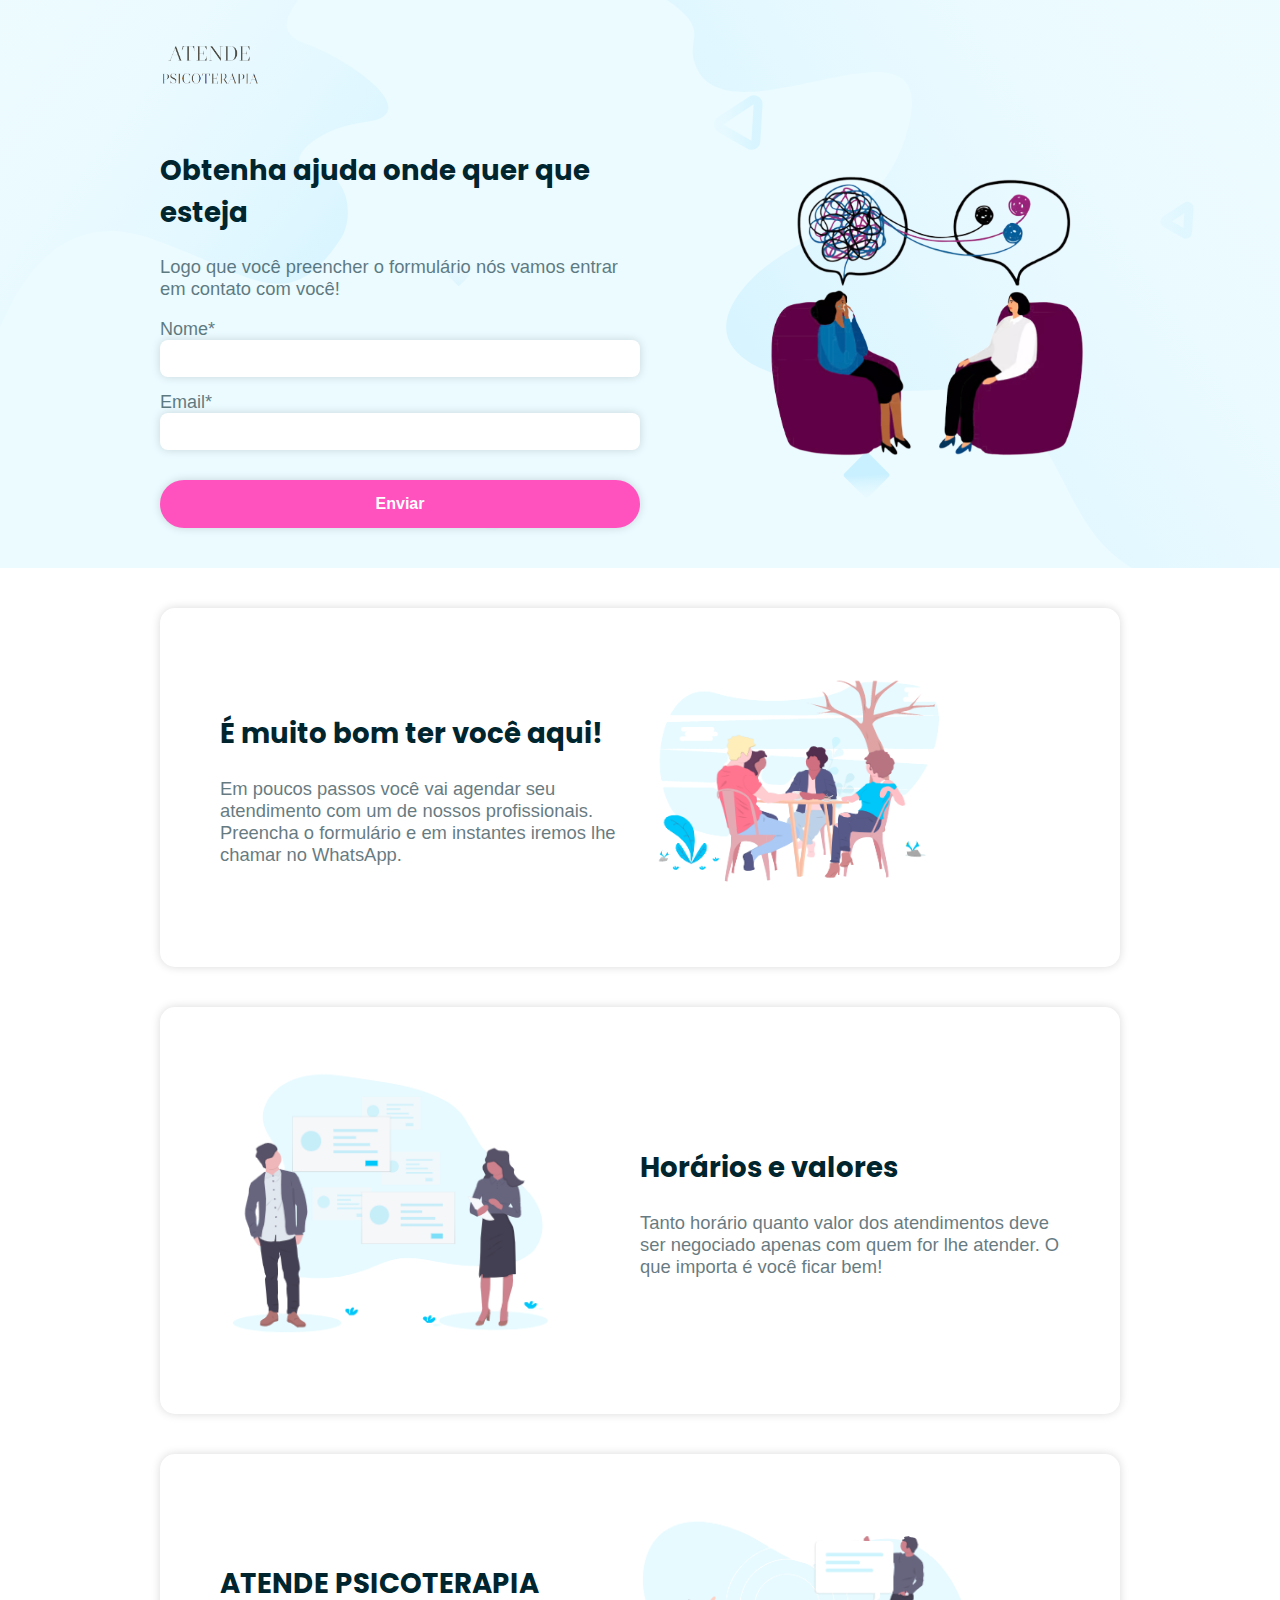
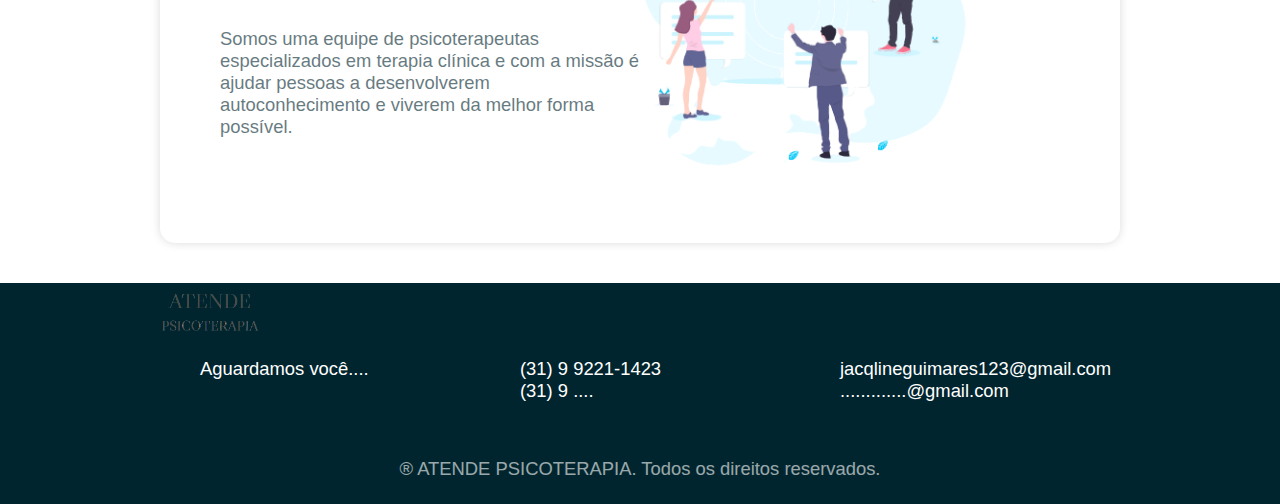
<file: index.html>
<!DOCTYPE html>
<html lang="en">
  <head>
    <meta charset="UTF-8">
    <meta name="viewport" content="width=device-width, initial-scale=1.0"> <!-- displays site properly based on user's device -->

    <link 
      rel="icon" 
      type="image/png" 
      sizes="32x32" 
      href="./images/favicon-32x32.png"
      />
    
    <title>
      ATENDE PSICOTERAPIA
    </title>
    <link rel="stylesheet" href="./style.css"/>
  </head>
  <body>
    <header>
      <div class="container">
        <nav class="flex">
          <img class="logo" src="./images/logo2.png" alt="logo"
          />
        </nav>
        <div class="flex">
          <div>
            <h2>Obtenha ajuda onde quer que esteja</h2>
            <p>
              Logo que você preencher o formulário nós 
              vamos entrar em contato com você!
            </p>
            <form 
                action="https://formsubmit.co/mendesrafael965@yahoo.com.br" 
                method="POST"
                class="form"
                >
                <label class="label" for="name">Nome*</label>
                <input type="text" name="name" id="name" required/>
                <label class="label" for="email">Email*</label>
                <input type="email" name="email" id="email" required/>
                <input type="hidden" name="_captcha" value="false"/> 
                <input 
                    type="hidden" 
                    name="_next" 
                    value="http://127.0.0.1:5501/obrigado.html"
                />
                <button class="btn btn-primary" type="submit">
                  Enviar
                </button>
            </form>
          </div>
          <div>
            <img 
              class="header-img" 
              src="./images/capa.png" 
              alt="mockups"
            />
          </div>
        </div>
      </div>
    </header>

    <main>
      <div class="container">

        <div class="box flex">
          <div>
            <h2>É muito bom ter você aqui!</h2>
            <p>
              Em poucos passos você vai agendar seu atendimento 
              com um de nossos profissionais. Preencha o formulário 
              e em instantes iremos lhe chamar no WhatsApp. 
            </p>
          </div>
          <div>
            <img 
              src="./images/conversa-r.png" 
              alt="illustration-grow-together"
            />
          </div>
        </div>

        <div class="box flex box-reverse-mobile">
          <div>
            <img 
              src="./images/horario-r.png" 
              alt="illustration-grow-together"
            />
          </div>
          <div>
            <h2>Horários e valores</h2>
            <p>
              Tanto horário quanto valor dos atendimentos 
              deve ser negociado apenas com quem for lhe 
              atender. O que importa é você ficar bem! 
            </p>
          </div>
        </div>


        
        <div class="box flex">
          <div>
            <h2>ATENDE PSICOTERAPIA</h2>
            <p>
              Somos uma equipe de psicoterapeutas especializados 
              em terapia clínica e com a missão é ajudar pessoas 
              a desenvolverem autoconhecimento e viverem da melhor 
              forma possível.
            </p>
          </div>
          <div>
            <img 
              src="./images/equipe-r.png" 
              alt="illustration-your-users"
            />
          </div>
        </div>
      </div>
    </main>
    <footer>
      <div class="container">
        <img class="logo" src="./images/logo2.png" alt="logo"/>
        <div class="flex align-start">
            <ul>
              <li>
                Aguardamos você....
              </li>
            </ul>
            <ul>
              <li>
                (31) 9 9221-1423<br/>
                (31) 9 ....
              </li>
            </ul>
            <ul>
              <li>
                jacqlineguimares123@gmail.com<br/>
                .............@gmail.com
              </li>
            </ul>
        </div>
        <p>
          &#174; ATENDE PSICOTERAPIA. Todos os direitos reservados.
        </p>
      </div>
    </footer>
  </body>
</html>
</file>
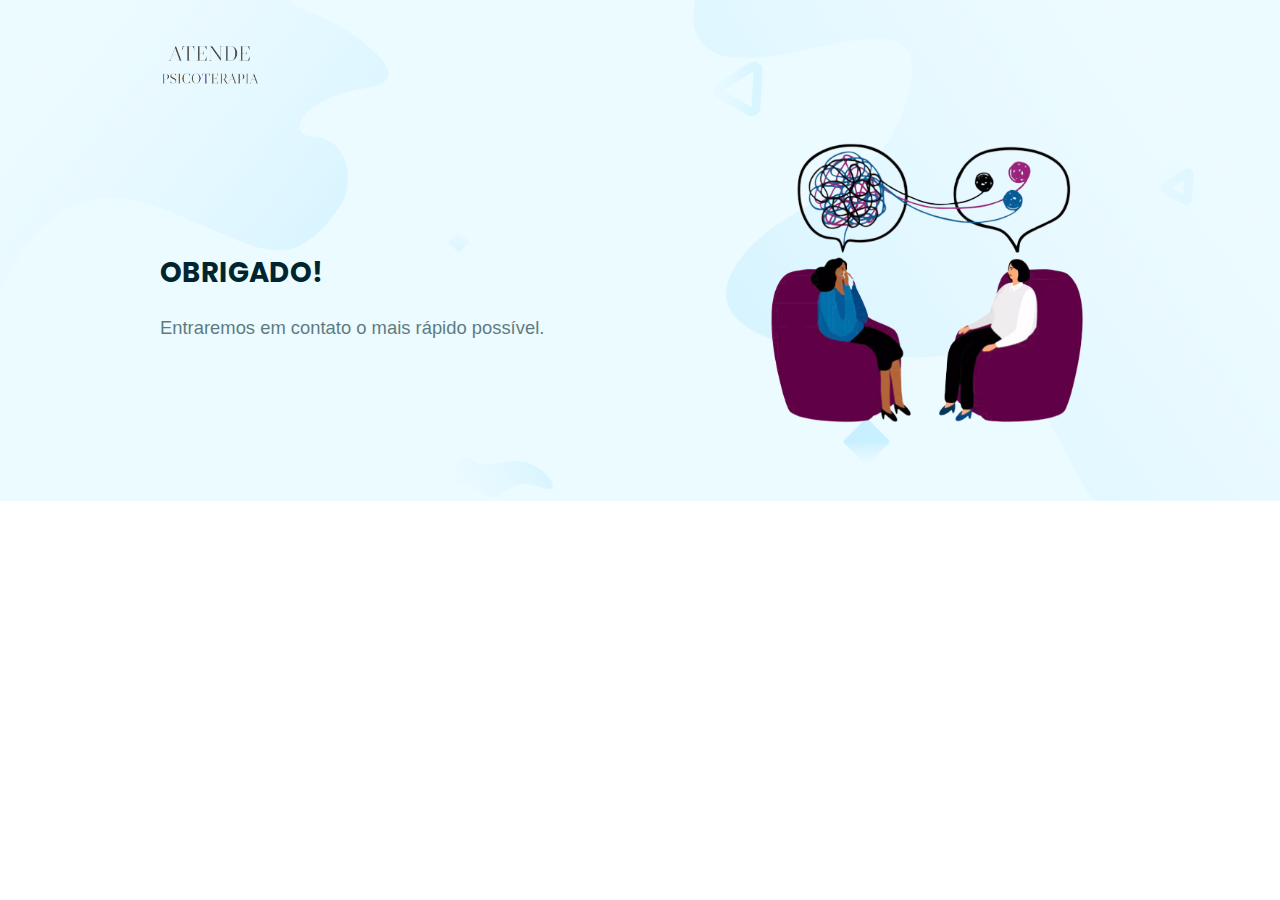
<file: obrigado.html>
<!DOCTYPE html>
<html lang="en">
  <head>
    <meta charset="UTF-8">
    <meta name="viewport" content="width=device-width, initial-scale=1.0"> <!-- displays site properly based on user's device -->

    <link 
      rel="icon" 
      type="image/png" 
      sizes="32x32" 
      href="./images/favicon-32x32.png"
      />
      <title>
        ATENDE PSICOTERAPIA
      </title>
    <link rel="stylesheet" href="./style.css"/>
  </head>
  <body>

    <header>
      <div class="container">
        <nav class="flex">
          <img class="logo" src="./images/logo2.png" alt="logo"
          />
        </nav>
        <div class="flex">
          <div>
            <h2>OBRIGADO!</h2>
            <p>
              Entraremos em contato o mais rápido possível.<br/>
            </p>
          </div>
          <div>
            <img 
              class="header-img" 
              src="./images/capa.png" 
              alt="mockups"
            />
          </div>
        </div>
      </div>
    </header>
  </body>
</html>
</file>
<file: style.css>
@import url('https://fonts.googleapis.com/css?family=Open+Sans:400,700|Poppins:600&display=swap');

*{
    box-sizing: border-box;
}

/* General Styles */
body{
    color: hsl(192, 100%, 9%);
    font-family: 'Opem Sans', sans-serif;
    font-size: 1.15em;
    margin: 0;
}

h1,
h2{
    font-family: 'Poppins', sans-serif;
}

p{
    opacity: 0.6;
}
.logo {
    max-width:100px;
    width: auto;
    height: auto;
}

.form {
    width: 100%;
    max-width: 32rem;
    font-size: 1.125rem;
}

.form input,
.form textarea{
  display: block;
  width: 100%;
  border: none;
  box-shadow: 0 0 10px rgba(0,0,0,0.15);
  
  padding: 10px;
  margin-bottom: 15px;
  border: 1px solid transparent;
  border-radius: 8px;
  transition: border-color, box-shadow 0.2s;
}

.form input:hover,
.form input:focus,
.form textarea:hover,
.form textarea:focus {
  outline: none;
  border-color:hsl(322, 100%, 66%);
  box-shadow: 0 0 0 1px hsl(322, 100%, 66%);
}

.form label {
    opacity: 0.6;
}

img{
    max-width: 100%;
}

.btn{
    border-radius: 50px;
    background-color: #fff;
    border: none;
    box-shadow: 0 0 10px rgba(0,0,0,0.15);
    cursor: poiter;
    font-size: 16px;
    font-weight: 700;
    padding: 15px 60px;
}

.btn-primary{
    margin-top: 15px;
    width: 100%;
    background-color: hsl(322, 100%, 66%);
    color: #fff;
}

.container{
    padding: 0 20px;
    margin: 0 auto;
    max-width: 100%;
    width: 1000px;
}

.center{
    text-align: center;
}

.flex{
    display: flex;
    align-items: center;
}

.flex > div,
.flex > ul{
    flex: 1;
}

.align-start{
    align-items: flex-start;
}

/* Header*/
header{
    background-image: url(./images/bg-hero-desktop.svg);
    background-size: cover;
    background-position: center center;
    background-color: hsl(193, 100%, 96%);
    padding: 40px 0;
}

nav{
    align-items: center;
    justify-content: space-between;
    margin-bottom: 40px;
}

.header-img{
    margin-left: 20%;
    width: 80%;
}

.box{
    background-color: #fff;
    border-radius: 15px;
    box-shadow: 0 0 10px rgba(0,0,0,0.15);
    margin: 40px 0;
    padding: 60px;
}

.small-box{
    display: inline-block;
    position: relative;
    width: 25%;
    z-index: 1;
}

.box img{
    width: 80%;
}

footer{
    background-color: hsl(192, 100%, 9%);
    color: #fff;
    padding: 5px 0 5px;
}

footer ul{
    list-style-type: none;
}

footer ul li{
    margin-bottom: 20px;
}

footer .social-media{
    display: flex;
    align-items: center;
    justify-content: center;
}

footer .circle{
    border: 1px solid #fff;
    border-radius: 50%;
    color: #fff;
    display: inline-flex;
    align-items: center;
    justify-content: center;
    margin-right: 10px;
    height: 40px;
    width: 40px;
    text-decoration: none;
}

footer p{
    text-align: center;
}

/*Deixa o site responsivo*/

@media screen and (max-width: 768px){
    body{
        text-align: center;
    }

    nav.flex{
        flex-direction: row;
    }

    .header-img{
        margin-top: 40px;
        margin-left: 0;
        width: 100%;
    }
    
    .flex{
        flex-direction: column;
    }

    .box-reverse-mobile{
        flex-direction: column-reverse;
    }

    footer ul{
        padding: 0;
        width: 100%;
    }
    footer p{
        text-align: center;
    }
}
</file>
